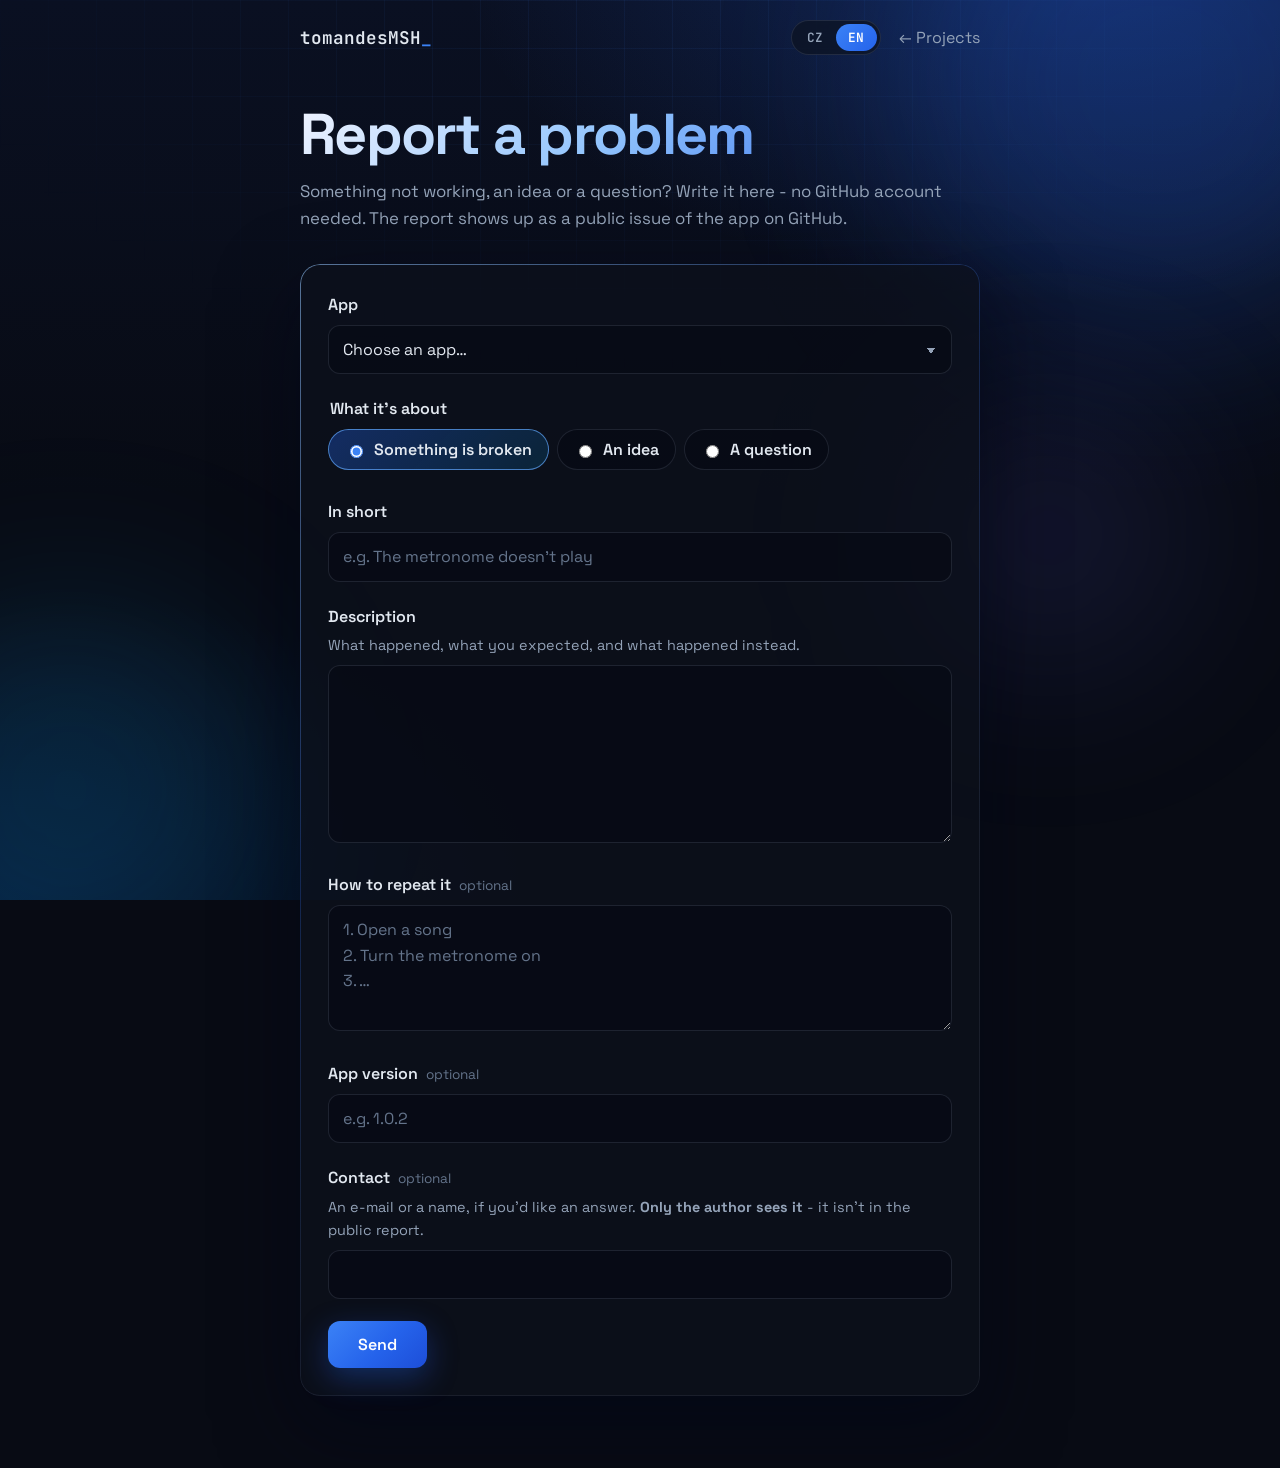
<file: report/index.html>
<!DOCTYPE html>
<html lang="cs">
<head>
  <meta charset="UTF-8" />
  <meta name="viewport" content="width=device-width, initial-scale=1.0"/>
  <meta name="theme-color" content="#080b14">
  <title>Nahlásit problém – tomandesMSH</title>
  <meta name="description" content="Nahlas chybu, nápad nebo otázku k aplikacím tomandesMSH (Keyboard Utils, JáMuzikant, KASPAR…). Bez GitHub účtu.">
  <link rel="icon" type="image/png" sizes="192x192" href="/favicon.png">
  <link rel="preconnect" href="https://fonts.googleapis.com">
  <link rel="preconnect" href="https://fonts.gstatic.com" crossorigin>
  <link href="https://fonts.googleapis.com/css2?family=Space+Grotesk:wght@300;400;500;600;700&family=JetBrains+Mono:wght@400;500&display=swap" rel="stylesheet">
  <link rel="stylesheet" href="report.css">
  <link rel="canonical" href="https://tomandes.eu/report/">
  <!-- Inside an app's window (?embed=1): just the form, set before the page is drawn. -->
  <script>if (/[?&]embed=1(&|$)/.test(location.search)) document.documentElement.classList.add('embedded');</script>
</head>
<body>
  <!-- Background glows and grid, like the home page's hero. -->
  <div class="backdrop" aria-hidden="true">
    <div class="grid"></div>
    <div class="orb orb-1"></div>
    <div class="orb orb-2"></div>
    <div class="orb orb-3"></div>
  </div>

  <!-- Texts: Czech here, both languages in report.js (data-i18n = the key; -ph a placeholder, -html with markup). -->
  <header class="top">
    <a href="../" class="logo">tomandesMSH<span class="cursor">_</span></a>
    <div class="top-end">
      <div class="lang" role="group" aria-label="Jazyk / Language">
        <button type="button" data-lang="cs" aria-pressed="true">CZ</button>
        <button type="button" data-lang="en" aria-pressed="false">EN</button>
      </div>
      <a href="../#projects" class="back" data-i18n="back">← Projekty</a>
    </div>
  </header>

  <main class="wrap">
    <h1 data-i18n="heading">Nahlásit problém</h1>
    <p class="lead" data-i18n="lead">
      Něco nefunguje, máš nápad nebo otázku? Napiš to sem. GitHub účet nepotřebuješ.
      Hlášení se objeví jako veřejné „issue“ u dané aplikace na GitHubu.
    </p>

    <form id="report" novalidate>
      <div class="field">
        <label for="app" data-i18n="app">Aplikace</label>
        <select id="app" name="app" required>
          <option value="" disabled selected data-i18n="appPick">Vyber aplikaci…</option>
          <option value="keyboard-utils">Keyboard Utils</option>
          <option value="keyboard-hero">JáMuzikant</option>
          <option value="kaspar">KASPAR</option>
          <option value="custom-autoplay">Custom-AutoPlay</option>
          <option value="soundpad-translator">Soundpad Translator</option>
          <option value="clipthat">ClipThat</option>
          <option value="other" data-i18n="appOther">Jiné / tenhle web</option>
        </select>
      </div>

      <!-- Only for the apps the school uses (ZUS_APPS in report.js). It only marks the report. -->
      <label class="zus" id="zusRow" hidden>
        <input type="checkbox" id="zus" name="zus">
        <span data-i18n="zus">Jsem žákem základní umělecké školy.</span>
      </label>

      <fieldset class="field kinds">
        <legend data-i18n="kind">O co jde</legend>
        <label><input type="radio" name="kind" value="bug" checked> <span data-i18n="kindBug">Něco nefunguje</span></label>
        <label><input type="radio" name="kind" value="idea"> <span data-i18n="kindIdea">Nápad na zlepšení</span></label>
        <label><input type="radio" name="kind" value="question"> <span data-i18n="kindQuestion">Otázka</span></label>
      </fieldset>

      <div class="field">
        <label for="title" data-i18n="title">Krátce, o co jde</label>
        <input id="title" name="title" maxlength="120" required
               placeholder="např. Metronom po zapnutí nehraje" data-i18n-ph="titlePh">
      </div>

      <div class="field">
        <label for="description" data-i18n="description">Popis</label>
        <p class="help" data-i18n="descriptionHelp">Co se stalo, co jsi čekal(a) a co se stalo místo toho.</p>
        <textarea id="description" name="description" rows="6" maxlength="5000" required></textarea>
      </div>

      <div class="field">
        <label for="steps"><span data-i18n="steps">Jak to zopakovat</span> <span class="opt" data-i18n="optional">nepovinné</span></label>
        <textarea id="steps" name="steps" rows="4" maxlength="3000"
                  placeholder="1. Otevřu skladbu&#10;2. Zapnu metronom&#10;3. …" data-i18n-ph="stepsPh"></textarea>
      </div>

      <div class="field">
        <label for="version"><span data-i18n="version">Verze aplikace</span> <span class="opt" data-i18n="optional">nepovinné</span></label>
        <input id="version" name="version" maxlength="40" placeholder="např. 1.0.2" data-i18n-ph="versionPh">
      </div>

      <div class="field">
        <label for="contact"><span data-i18n="contact">Kontakt</span> <span class="opt" data-i18n="optional">nepovinné</span></label>
        <p class="help" data-i18n-html="contactHelp">
          E-mail nebo jméno, když chceš odpověď. <b>Uvidí ho jen autor</b>, ve veřejném hlášení nebude.
        </p>
        <input id="contact" name="contact" maxlength="200" autocomplete="email">
      </div>

      <!-- A trap for bots: hidden from people, so it stays empty. -->
      <div class="trap" aria-hidden="true">
        <label for="website">Web</label>
        <input id="website" name="website" tabindex="-1" autocomplete="off">
      </div>

      <p class="error" id="error" role="alert" hidden></p>
      <button type="submit" id="send" data-i18n="send">Odeslat</button>
    </form>

    <div class="done" id="done" hidden>
      <div class="check" aria-hidden="true">
        <svg viewBox="0 0 24 24" fill="none" stroke="#fff" stroke-width="3" stroke-linecap="round" stroke-linejoin="round"><path d="M5 12.5l4.5 4.5L19 7.5"/></svg>
      </div>
      <h2 data-i18n="thanks">Díky!</h2>
      <p id="doneText"></p>
      <p><a href="./" id="again" data-i18n="again">Nahlásit další</a></p>
    </div>
  </main>

  <script src="report.js"></script>
</body>
</html>
</file>
<file: report/report.css>
/* The report form - the look of tomandes.eu's hero (style.css): deep blue gradients, floating glows, a fading
   grid, gradient headings, glassy cards. */
:root {
  --bg: #080b14;
  --bg-card: rgba(13, 17, 28, .72);
  --field: rgba(8, 11, 20, .7);
  --blue-mid: #1d3461;
  --blue-accent: #2563eb;
  --blue-glow: #3b82f6;
  --blue-soft: #93c5fd;
  --text: #e2e8f0;
  --text-sub: #94a3b8;
  --text-muted: #64748b;
  --border: rgba(148, 163, 184, .16);
  --error: #f87171;
  --font: 'Space Grotesk', sans-serif;
  --mono: 'JetBrains Mono', monospace;
}

*, *::before, *::after { box-sizing: border-box; }

/* "hidden" must win over the display of .zus and the other flex rows. */
[hidden] { display: none !important; }

html { background: var(--bg); }

body {
  margin: 0;
  min-height: 100vh;
  color: var(--text);
  font: 16px/1.6 var(--font);
  -webkit-font-smoothing: antialiased;
  /* Deep blue light from the top right and the bottom left, over the near-black of the site. */
  background:
    radial-gradient(ellipse 70% 55% at 85% -5%, rgba(37, 99, 235, .28), transparent 70%),
    radial-gradient(ellipse 60% 50% at 0% 100%, rgba(0, 102, 204, .2), transparent 70%),
    linear-gradient(180deg, #0a1022 0%, var(--bg) 55%);
  background-attachment: fixed;
  overflow-x: hidden;
}

/* --- Background: glows and a grid, like the home page's hero ----------------------------------- */

.backdrop { position: fixed; inset: 0; pointer-events: none; z-index: 0; overflow: hidden; }

.grid {
  position: absolute;
  inset: 0;
  background-image:
    linear-gradient(rgba(59, 130, 246, .07) 1px, transparent 1px),
    linear-gradient(90deg, rgba(59, 130, 246, .07) 1px, transparent 1px);
  background-size: 48px 48px;
  mask-image: radial-gradient(ellipse 80% 60% at 50% 0%, black 10%, transparent 70%);
  -webkit-mask-image: radial-gradient(ellipse 80% 60% at 50% 0%, black 10%, transparent 70%);
}

.orb {
  position: absolute;
  border-radius: 50%;
  filter: blur(90px);
  animation: floatOrb 14s ease-in-out infinite;
}
.orb-1 { width: 520px; height: 520px; background: rgba(37, 99, 235, .22); top: -180px; right: -140px; }
.orb-2 { width: 380px; height: 380px; background: rgba(14, 165, 233, .12); bottom: -80px; left: -120px; animation-delay: -5s; }
.orb-3 { width: 260px; height: 260px; background: rgba(99, 102, 241, .14); top: 45%; right: 8%; animation-delay: -9s; }

@keyframes floatOrb {
  0%, 100% { transform: translate(0, 0); }
  33% { transform: translate(30px, -25px); }
  66% { transform: translate(-20px, 15px); }
}

/* --- Header ---------------------------------------------------------------------------------------- */

.top, .wrap { position: relative; z-index: 1; }

.top {
  max-width: 720px;
  margin: 0 auto;
  padding: 20px;
  display: flex;
  justify-content: space-between;
  align-items: center;
}
.logo { font: 600 1.1rem var(--mono); color: var(--text); text-decoration: none; }
.cursor { color: var(--blue-glow); animation: blink 1s steps(1) infinite; }
@keyframes blink { 50% { opacity: 0; } }
.back { color: var(--text-sub); text-decoration: none; transition: color .2s; }
.back:hover { color: var(--text); }

.top-end { display: flex; align-items: center; gap: 18px; }

/* CZ / EN: a small glassy pill switch. */
.lang {
  display: inline-flex;
  padding: 3px;
  border-radius: 999px;
  background: rgba(13, 17, 28, .6);
  border: 1px solid var(--border);
  backdrop-filter: blur(10px);
  -webkit-backdrop-filter: blur(10px);
}
.lang button {
  font: 600 .8rem var(--mono);
  letter-spacing: .04em;
  color: var(--text-sub);
  background: none;
  border: 0;
  border-radius: 999px;
  padding: 5px 12px;
  box-shadow: none;
  cursor: pointer;
  transition: color .2s, background .2s;
}
.lang button:hover { color: var(--text); transform: none; box-shadow: none; filter: none; }
.lang button[aria-pressed="true"] {
  color: #fff;
  background: linear-gradient(135deg, var(--blue-glow), var(--blue-accent));
}

.wrap { max-width: 720px; margin: 0 auto; padding: 20px 20px 72px; animation: fadeUp .7s ease both; }

/* Inside an app's window (?embed=1): the app shows the title and the close button,
   so no site header, no big heading, no glows - just the form. */
.embedded body { min-height: 0; }
.embedded .backdrop, .embedded .top .logo, .embedded .top .back, .embedded h1 { display: none; }
.embedded .top { padding: 12px 16px 0; justify-content: flex-end; }
.embedded .wrap { padding: 4px 16px 24px; animation: none; }

@keyframes fadeUp {
  from { opacity: 0; transform: translateY(24px); }
  to { opacity: 1; transform: translateY(0); }
}

h1 {
  font-size: clamp(2.4rem, 7vw, 3.6rem);
  line-height: 1.1;
  margin: 8px 0 12px;
  letter-spacing: -.03em;
  background: linear-gradient(135deg, #f0f4ff 0%, var(--blue-soft) 45%, var(--blue-accent) 100%);
  -webkit-background-clip: text;
  background-clip: text;
  -webkit-text-fill-color: transparent;
}
.lead { color: var(--text-sub); margin: 0 0 32px; font-size: 1.05rem; }

a { color: var(--blue-soft); }

/* --- Cards: glass with a gradient edge ------------------------------------------------------------------ */

form, .done {
  position: relative;
  border-radius: 20px;
  padding: 28px;
  background: var(--bg-card);
  backdrop-filter: blur(18px);
  -webkit-backdrop-filter: blur(18px);
  box-shadow: 0 30px 80px rgba(2, 6, 23, .55), 0 0 0 1px rgba(255, 255, 255, .02) inset;
}
/* The edge: a gradient ring, brightest at the top left. */
form::before, .done::before {
  content: '';
  position: absolute;
  inset: 0;
  border-radius: inherit;
  padding: 1px;
  background: linear-gradient(140deg, rgba(147, 197, 253, .55), rgba(37, 99, 235, .25) 35%, rgba(148, 163, 184, .08) 70%);
  mask: linear-gradient(#000 0 0) content-box, linear-gradient(#000 0 0);
  -webkit-mask: linear-gradient(#000 0 0) content-box, linear-gradient(#000 0 0);
  mask-composite: exclude;
  -webkit-mask-composite: xor;
  pointer-events: none;
}

/* --- Fields -------------------------------------------------------------------------------------------------- */

.field { margin: 0 0 22px; border: 0; padding: 0; }
.field > label, legend { display: block; font-weight: 600; margin-bottom: 7px; }
.opt { font-weight: 400; color: var(--text-muted); font-size: .85rem; margin-left: 4px; }
.help { margin: -2px 0 8px; color: var(--text-sub); font-size: .9rem; }

input:not([type=checkbox]):not([type=radio]), select, textarea {
  width: 100%;
  font: inherit;
  color: var(--text);
  background: var(--field);
  border: 1px solid var(--border);
  border-radius: 12px;
  padding: 11px 14px;
  transition: border-color .2s, box-shadow .2s, background .2s;
}
input:not([type=checkbox]):not([type=radio]):hover, select:hover, textarea:hover { border-color: rgba(147, 197, 253, .3); }
textarea { resize: vertical; }
input:focus, select:focus, textarea:focus {
  outline: none;
  border-color: var(--blue-glow);
  background: rgba(8, 11, 20, .9);
  box-shadow: 0 0 0 4px rgba(59, 130, 246, .18);
}
::placeholder { color: var(--text-muted); }
select { appearance: none; background-image: linear-gradient(45deg, transparent 50%, var(--text-sub) 50%), linear-gradient(135deg, var(--text-sub) 50%, transparent 50%); background-position: calc(100% - 20px) 52%, calc(100% - 15px) 52%; background-size: 5px 5px; background-repeat: no-repeat; padding-right: 38px; }
select option { background: #0d1117; }

.kinds { display: flex; flex-wrap: wrap; gap: 8px; }
.kinds legend { width: 100%; }
.kinds label {
  display: flex; align-items: center; gap: 8px;
  background: var(--field);
  border: 1px solid var(--border); border-radius: 999px; padding: 7px 16px; cursor: pointer;
  transition: border-color .2s, background .2s;
}
.kinds label:hover { border-color: rgba(147, 197, 253, .35); }
.kinds input { accent-color: var(--blue-glow); }
.kinds label:has(input:checked) {
  border-color: rgba(96, 165, 250, .7);
  background: linear-gradient(135deg, rgba(37, 99, 235, .35), rgba(14, 165, 233, .15));
}

.zus { display: flex; gap: 10px; align-items: center; margin: -8px 0 22px; cursor: pointer; color: var(--text-sub); }
.zus input { width: 18px; height: 18px; accent-color: var(--blue-accent); }
.zus:has(input:checked) { color: var(--text); }

/* Hidden from people (not display:none - some bots skip those). */
.trap { position: absolute; left: -10000px; width: 1px; height: 1px; overflow: hidden; }

.error {
  color: var(--error);
  margin: 0 0 16px;
  padding: 10px 14px;
  border-radius: 10px;
  background: rgba(248, 113, 113, .08);
  border: 1px solid rgba(248, 113, 113, .25);
}

button {
  font: 600 1rem var(--font);
  color: #fff;
  background: linear-gradient(135deg, var(--blue-glow), var(--blue-accent) 55%, #1d4ed8);
  border: 0;
  border-radius: 12px;
  padding: 13px 30px;
  cursor: pointer;
  box-shadow: 0 10px 30px rgba(37, 99, 235, .35);
  transition: transform .15s, box-shadow .2s, filter .2s;
}
button:hover { transform: translateY(-1px); box-shadow: 0 14px 38px rgba(59, 130, 246, .5); filter: brightness(1.08); }
button:active { transform: translateY(1px); }
button:disabled { opacity: .6; cursor: progress; transform: none; }

/* --- Thank-you ----------------------------------------------------------------------------------------- */

.done { text-align: center; padding: 40px 28px; }
.done h2 {
  margin: 0 0 8px;
  font-size: 2rem;
  background: linear-gradient(135deg, #f0f4ff, var(--blue-soft));
  -webkit-background-clip: text;
  background-clip: text;
  -webkit-text-fill-color: transparent;
}
.done p { color: var(--text-sub); margin: 0 0 10px; }
.check {
  width: 64px; height: 64px;
  margin: 0 auto 16px;
  border-radius: 50%;
  display: grid;
  place-items: center;
  background: linear-gradient(135deg, var(--blue-glow), #0ea5e9);
  box-shadow: 0 0 0 8px rgba(59, 130, 246, .12), 0 12px 40px rgba(37, 99, 235, .45);
}
.check svg { width: 30px; height: 30px; }

/* --- Calm and small screens ----------------------------------------------------------------------------- */

@media (prefers-reduced-motion: reduce) {
  .orb, .wrap, .cursor { animation: none; }
  button { transition: none; }
}

@media (max-width: 560px) {
  form, .done { padding: 20px; }
  button[type=submit] { width: 100%; }
  .orb-1 { width: 360px; height: 360px; }
}
</file>
